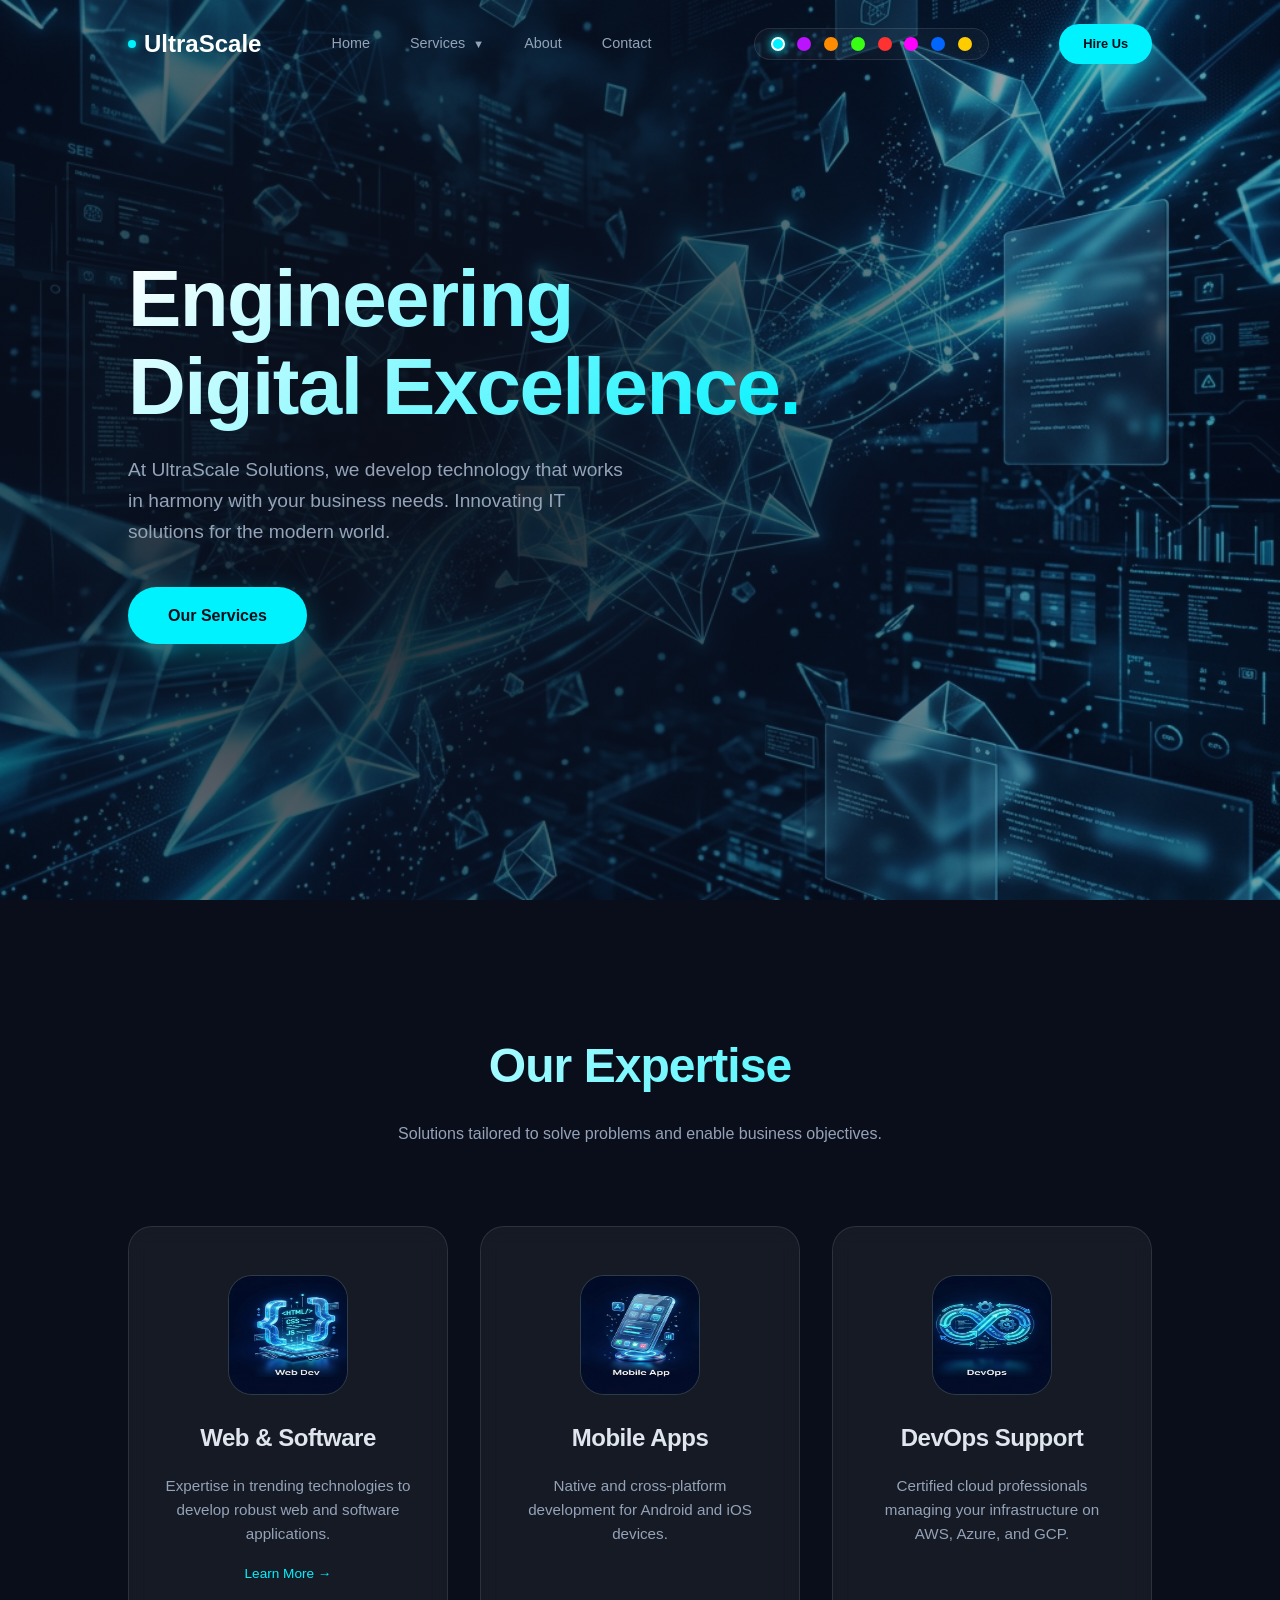
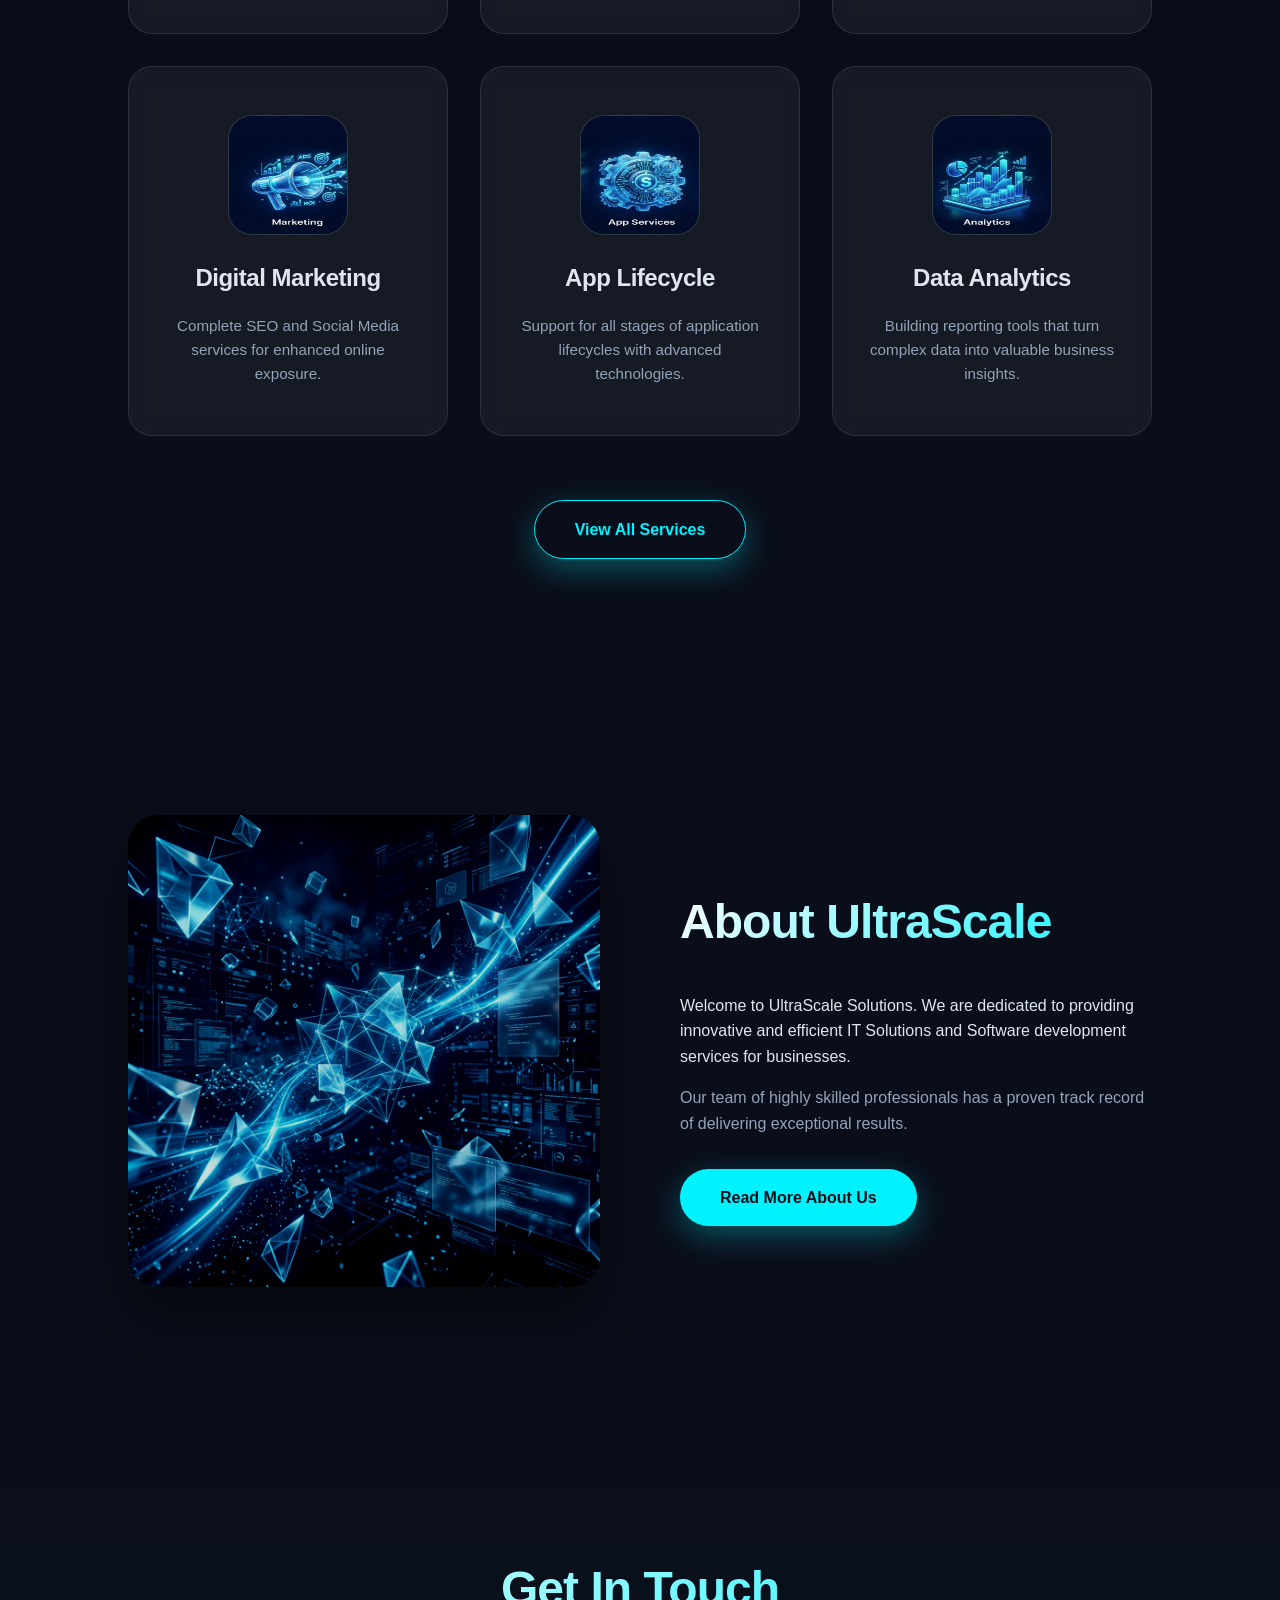
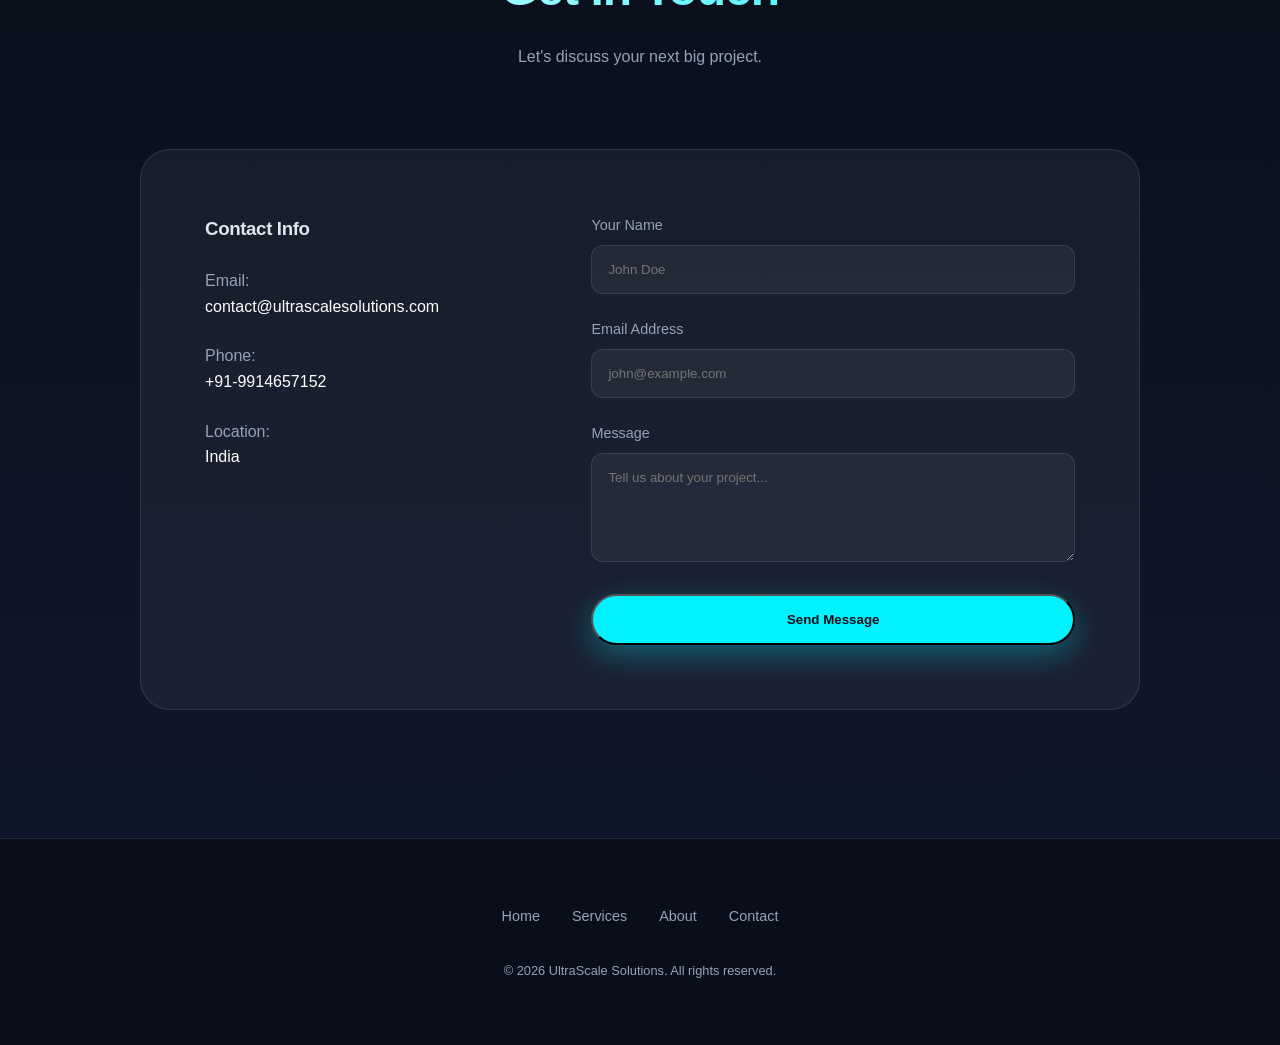
<file: index.html>
<!DOCTYPE html>
<html lang="en">
<head>
    <meta charset="UTF-8">
    <meta name="viewport" content="width=device-width, initial-scale=1.0">
    <title>UltraScale Solutions | Engineering the Future</title>
    <meta name="description" content="UltraScale Solutions provides high-end IT and software development services, including web, mobile, DevOps, and data analytics.">
    <!-- Main CSS -->
    <link rel="stylesheet" href="css/main.css">
</head>
<body>

    <!-- Navigation -->
    <nav>
        <a href="#" class="logo">
            <span class="logo-dot"></span>
            UltraScale
        </a>
        <ul class="nav-links">
            <li><a href="index.html">Home</a></li>
            <li class="dropdown">
                <a href="services.html">Services <span style="font-size: 0.7rem; margin-left: 4px;">▼</span></a>
                <ul class="dropdown-menu">
                    <li><a href="services/web-software.html">Web & Software</a></li>
                    <li><a href="services.html#mobile">Mobile Apps</a></li>
                    <li><a href="services.html#devops">DevOps Support</a></li>
                    <li><a href="services.html#marketing">Digital Marketing</a></li>
                    <li><a href="services.html#analytics">Data Analytics</a></li>
                </ul>
            </li>
            <li><a href="about.html">About</a></li>
            <li><a href="contact.html">Contact</a></li>
        </ul>
        <div class="theme-switcher">
            <div class="theme-dot dot-cyan active" data-theme="cyan"></div>
            <div class="theme-dot dot-purple" data-theme="purple"></div>
            <div class="theme-dot dot-orange" data-theme="orange"></div>
            <div class="theme-dot dot-green" data-theme="green"></div>
            <div class="theme-dot dot-red" data-theme="red"></div>
            <div class="theme-dot dot-pink" data-theme="pink"></div>
            <div class="theme-dot dot-blue" data-theme="blue"></div>
            <div class="theme-dot dot-gold" data-theme="gold"></div>
        </div>
        <a href="contact.html" class="btn btn-primary" style="padding: 0.6rem 1.5rem; font-size: 0.8rem;">Hire Us</a>
    </nav>

    <!-- Hero Section -->
    <section class="hero" id="home">
        <div class="hero-overlay"></div>
        <div class="hero-bg"></div>
        <div class="hero-content">
            <h1 class="gradient-text">Engineering <br>Digital Excellence.</h1>
            <p>At UltraScale Solutions, we develop technology that works in harmony with your business needs. Innovating IT solutions for the modern world.</p>
            <div class="hero-btns">
                <a href="services.html" class="btn btn-primary">Our Services</a>
            </div>
        </div>
    </section>

    <!-- Services Section -->
    <section class="services" id="services">
        <div class="section-header">
            <h2 class="gradient-text">Our Expertise</h2>
            <p style="color: var(--text-dim);">Solutions tailored to solve problems and enable business objectives.</p>
        </div>
        <div class="services-grid">
            <!-- Web & Software Development -->
            <div class="service-card icon-web">
                <div class="service-icon">
                    <div class="sprite"></div>
                </div>
                <h3>Web & Software</h3>
                <p>Expertise in trending technologies to develop robust web and software applications.</p>
                <a href="services/web-software.html" style="color: var(--accent-blue); text-decoration: none; font-size: 0.85rem; margin-top: 1rem; display: inline-block;">Learn More →</a>
            </div>

            <!-- Mobile App Development -->
            <div class="service-card icon-mobile">
                <div class="service-icon">
                    <div class="sprite"></div>
                </div>
                <h3>Mobile Apps</h3>
                <p>Native and cross-platform development for Android and iOS devices.</p>
            </div>

            <!-- DevOps Support -->
            <div class="service-card icon-devops">
                <div class="service-icon">
                    <div class="sprite"></div>
                </div>
                <h3>DevOps Support</h3>
                <p>Certified cloud professionals managing your infrastructure on AWS, Azure, and GCP.</p>
            </div>

            <!-- Digital Marketing -->
            <div class="service-card icon-marketing">
                <div class="service-icon">
                    <div class="sprite"></div>
                </div>
                <h3>Digital Marketing</h3>
                <p>Complete SEO and Social Media services for enhanced online exposure.</p>
            </div>

            <!-- Application Services -->
            <div class="service-card icon-app">
                <div class="service-icon">
                    <div class="sprite"></div>
                </div>
                <h3>App Lifecycle</h3>
                <p>Support for all stages of application lifecycles with advanced technologies.</p>
            </div>

            <!-- Data Analytics -->
            <div class="service-card icon-analytics">
                <div class="service-icon">
                    <div class="sprite"></div>
                </div>
                <h3>Data Analytics</h3>
                <p>Building reporting tools that turn complex data into valuable business insights.</p>
            </div>
        </div>
        <div style="text-align: center; margin-top: 4rem;">
            <a href="services.html" class="btn btn-primary" style="background: transparent; border: 1px solid var(--accent-blue); color: var(--accent-blue);">View All Services</a>
        </div>
    </section>

    <!-- About Section -->
    <section class="about" id="about">
        <div class="about-image">
            <img src="assets/images/hero_bg.png" alt="About UltraScale" style="filter: brightness(0.8) contrast(1.2);">
        </div>
        <div class="about-content">
            <h2 class="gradient-text">About UltraScale</h2>
            <p>Welcome to UltraScale Solutions. We are dedicated to providing innovative and efficient IT Solutions and Software development services for businesses.</p>
            <p style="margin-top: 1rem; color: var(--text-dim);">Our team of highly skilled professionals has a proven track record of delivering exceptional results.</p>
            <a href="about.html" class="btn btn-primary" style="margin-top: 2rem;">Read More About Us</a>
        </div>
    </section>

    <!-- Contact Section -->
    <section class="contact" id="contact">
        <div class="section-header">
            <h2 class="gradient-text">Get In Touch</h2>
            <p style="color: var(--text-dim);">Let's discuss your next big project.</p>
        </div>
        <div class="contact-container">
            <div class="contact-info">
                <h3>Contact Info</h3>
                <p style="margin-top: 1.5rem; color: var(--text-dim);">Email: <br><span style="color: #fff;">contact@ultrascalesolutions.com</span></p>
                <p style="margin-top: 1.5rem; color: var(--text-dim);">Phone: <br><span style="color: #fff;">+91-9914657152</span></p>
                <p style="margin-top: 1.5rem; color: var(--text-dim);">Location: <br><span style="color: #fff;">India</span></p>
            </div>
            <div class="contact-form">
                <form id="contactForm">
                    <div class="form-group">
                        <label>Your Name</label>
                        <input type="text" placeholder="John Doe" required>
                    </div>
                    <div class="form-group">
                        <label>Email Address</label>
                        <input type="email" placeholder="john@example.com" required>
                    </div>
                    <div class="form-group">
                        <label>Message</label>
                        <textarea rows="5" placeholder="Tell us about your project..." required></textarea>
                    </div>
                    <button type="submit" class="btn btn-primary" style="width: 100%;">Send Message</button>
                </form>
            </div>
        </div>
    </section>

    <!-- Footer -->
    <footer>
        <ul class="footer-links">
            <li><a href="index.html">Home</a></li>
            <li><a href="services.html">Services</a></li>
            <li><a href="about.html">About</a></li>
            <li><a href="contact.html">Contact</a></li>
        </ul>
        <p class="copyright">&copy; 2026 UltraScale Solutions. All rights reserved.</p>
    </footer>

    <!-- Scripts -->
    <script src="js/jquery.min.js"></script>
    <script src="js/main.js"></script>
</body>
</html>
</file>
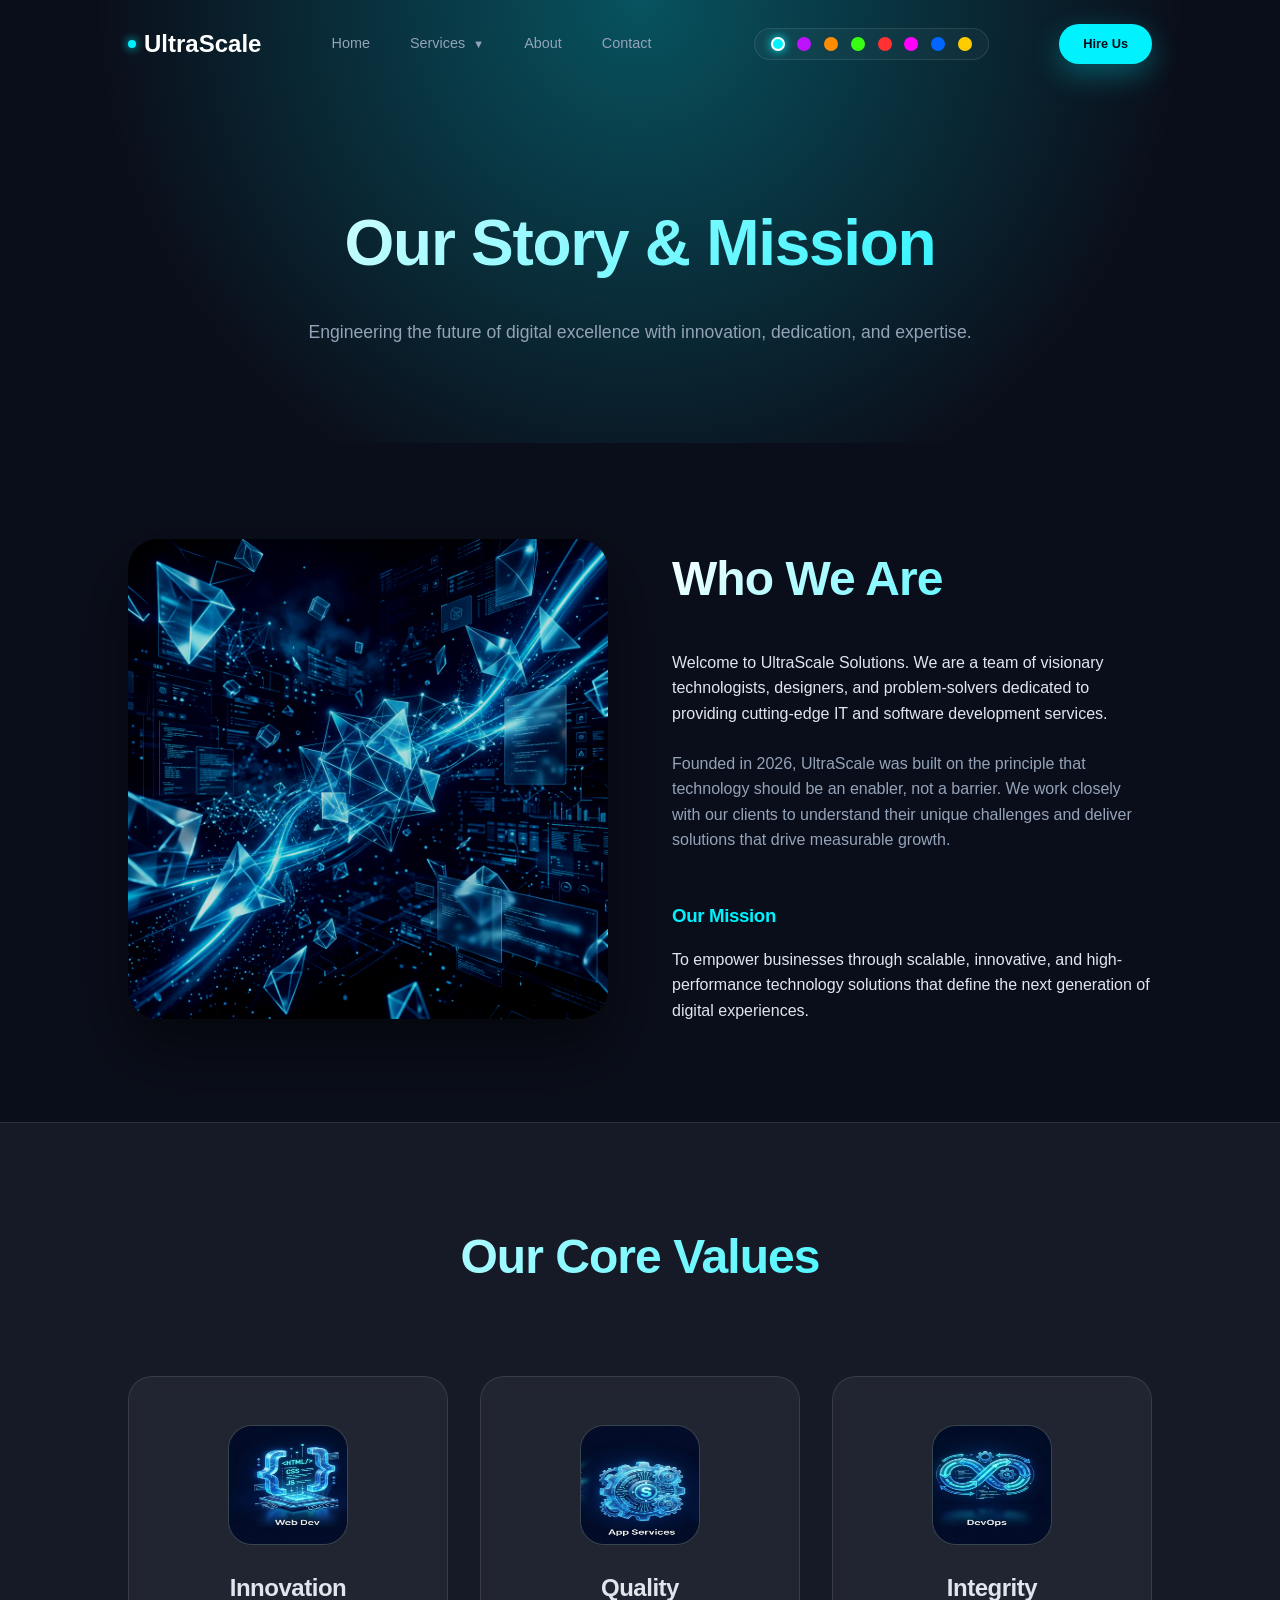
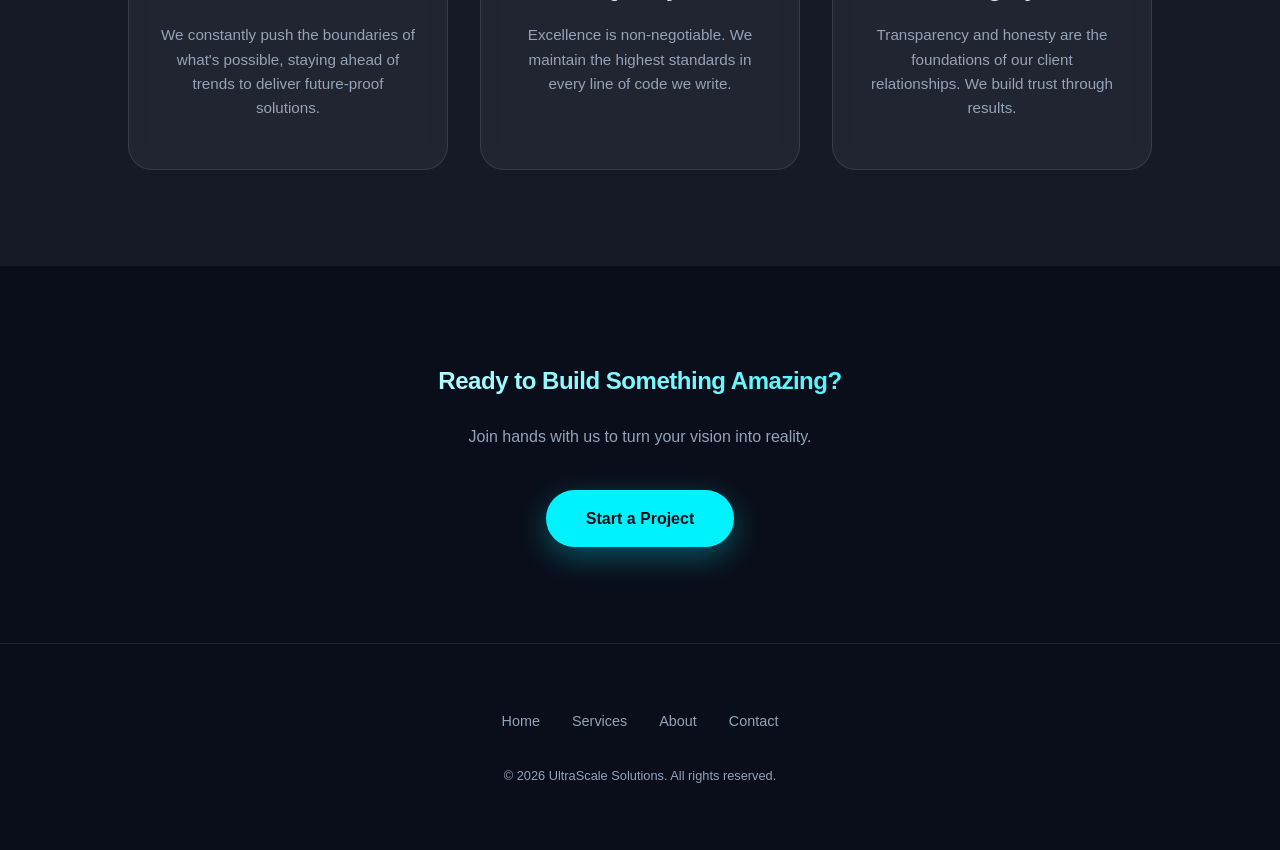
<file: about.html>
<!DOCTYPE html>
<html lang="en">
<head>
    <meta charset="UTF-8">
    <meta name="viewport" content="width=device-width, initial-scale=1.0">
    <title>About Us | UltraScale Solutions</title>
    <meta name="description" content="Learn more about UltraScale Solutions, our mission, and our expert team dedicated to engineering digital excellence.">
    <!-- Main CSS -->
    <link rel="stylesheet" href="css/main.css">
</head>
<body>

    <!-- Navigation -->
    <nav>
        <a href="index.html" class="logo">
            <span class="logo-dot"></span>
            UltraScale
        </a>
        <ul class="nav-links">
            <li><a href="index.html">Home</a></li>
            <li class="dropdown">
                <a href="services.html">Services <span style="font-size: 0.7rem; margin-left: 4px;">▼</span></a>
                <ul class="dropdown-menu">
                    <li><a href="services/web-software.html">Web & Software</a></li>
                    <li><a href="services.html#mobile">Mobile Apps</a></li>
                    <li><a href="services.html#devops">DevOps Support</a></li>
                    <li><a href="services.html#marketing">Digital Marketing</a></li>
                    <li><a href="services.html#analytics">Data Analytics</a></li>
                </ul>
            </li>
            <li class="active"><a href="about.html">About</a></li>
            <li><a href="contact.html">Contact</a></li>
        </ul>
        <div class="theme-switcher">
            <div class="theme-dot dot-cyan active" data-theme="cyan"></div>
            <div class="theme-dot dot-purple" data-theme="purple"></div>
            <div class="theme-dot dot-orange" data-theme="orange"></div>
            <div class="theme-dot dot-green" data-theme="green"></div>
            <div class="theme-dot dot-red" data-theme="red"></div>
            <div class="theme-dot dot-pink" data-theme="pink"></div>
            <div class="theme-dot dot-blue" data-theme="blue"></div>
            <div class="theme-dot dot-gold" data-theme="gold"></div>
        </div>
        <a href="contact.html" class="btn btn-primary" style="padding: 0.6rem 1.5rem; font-size: 0.8rem;">Hire Us</a>
    </nav>

    <!-- Sub Hero Section -->
    <section class="sub-hero">
        <h1 class="gradient-text">Our Story & Mission</h1>
        <p>Engineering the future of digital excellence with innovation, dedication, and expertise.</p>
    </section>

    <!-- About Content -->
    <section class="page-section">
        <div class="about" style="padding: 0; gap: 4rem;">
            <div class="about-image">
                <img src="assets/images/hero_bg.png" alt="About UltraScale" style="filter: brightness(0.8) contrast(1.2);">
            </div>
            <div class="about-content">
                <h2 class="gradient-text">Who We Are</h2>
                <p>Welcome to UltraScale Solutions. We are a team of visionary technologists, designers, and problem-solvers dedicated to providing cutting-edge IT and software development services.</p>
                <p style="margin-top: 1.5rem; color: var(--text-dim);">Founded in 2026, UltraScale was built on the principle that technology should be an enabler, not a barrier. We work closely with our clients to understand their unique challenges and deliver solutions that drive measurable growth.</p>
                
                <h3 style="margin-top: 3rem; margin-bottom: 1rem; color: var(--accent-blue);">Our Mission</h3>
                <p>To empower businesses through scalable, innovative, and high-performance technology solutions that define the next generation of digital experiences.</p>
            </div>
        </div>
    </section>

    <!-- Team / Values Section -->
    <section class="page-section" style="background: var(--bg-card); border-top: 1px solid var(--glass-border);">
        <div class="section-header">
            <h2 class="gradient-text">Our Core Values</h2>
        </div>
        <div class="services-grid">
            <div class="service-card icon-web">
                <div class="service-icon">
                    <div class="sprite"></div>
                </div>
                <h3>Innovation</h3>
                <p>We constantly push the boundaries of what's possible, staying ahead of trends to deliver future-proof solutions.</p>
            </div>
            <div class="service-card icon-app">
                <div class="service-icon">
                    <div class="sprite"></div>
                </div>
                <h3>Quality</h3>
                <p>Excellence is non-negotiable. We maintain the highest standards in every line of code we write.</p>
            </div>
            <div class="service-card icon-devops">
                <div class="service-icon">
                    <div class="sprite"></div>
                </div>
                <h3>Integrity</h3>
                <p>Transparency and honesty are the foundations of our client relationships. We build trust through results.</p>
            </div>
        </div>
    </section>

    <!-- CTA Section -->
    <section class="page-section" style="text-align: center;">
        <h2 class="gradient-text">Ready to Build Something Amazing?</h2>
        <p style="margin: 1.5rem 0 2.5rem; color: var(--text-dim);">Join hands with us to turn your vision into reality.</p>
        <a href="contact.html" class="btn btn-primary">Start a Project</a>
    </section>

    <!-- Footer -->
    <footer>
        <ul class="footer-links">
            <li><a href="index.html">Home</a></li>
            <li><a href="services.html">Services</a></li>
            <li><a href="about.html">About</a></li>
            <li><a href="contact.html">Contact</a></li>
        </ul>
        <p class="copyright">&copy; 2026 UltraScale Solutions. All rights reserved.</p>
    </footer>

    <!-- Scripts -->
    <script src="js/jquery.min.js"></script>
    <script src="js/main.js"></script>
</body>
</html>
</file>
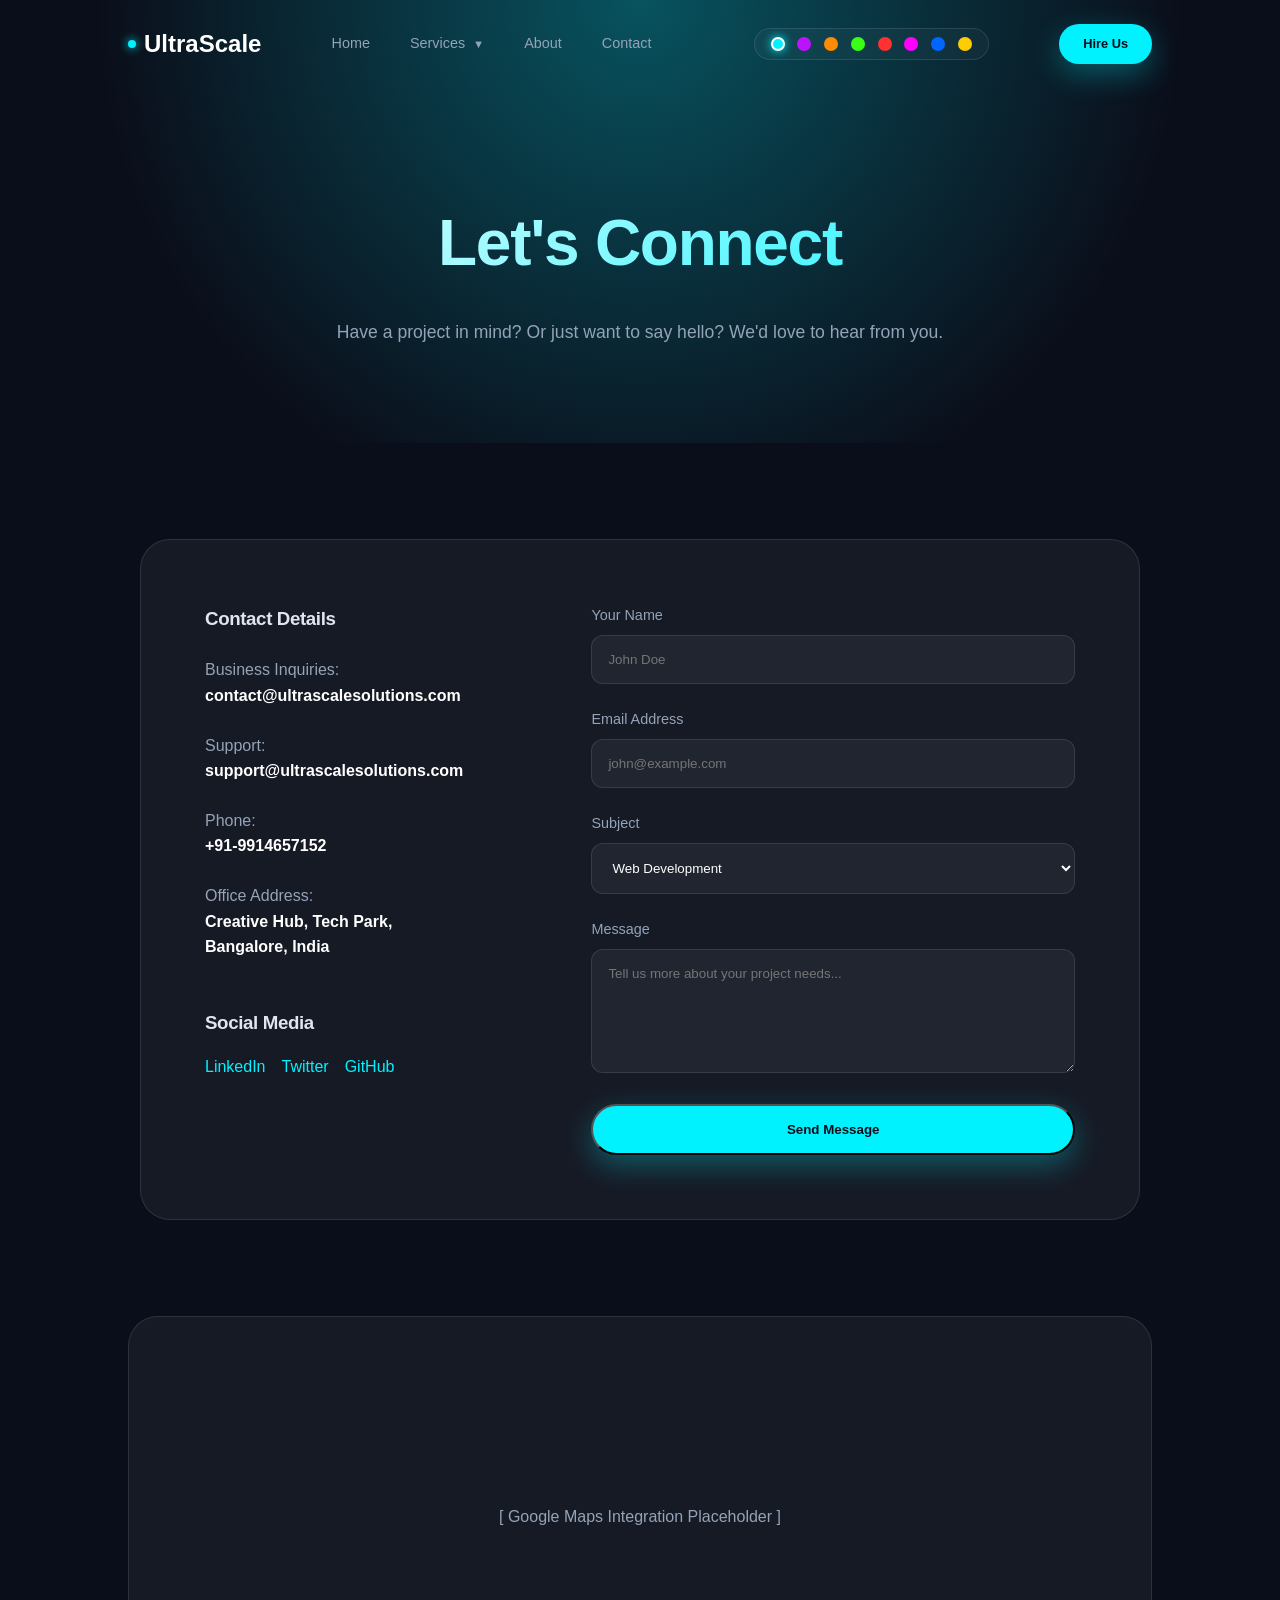
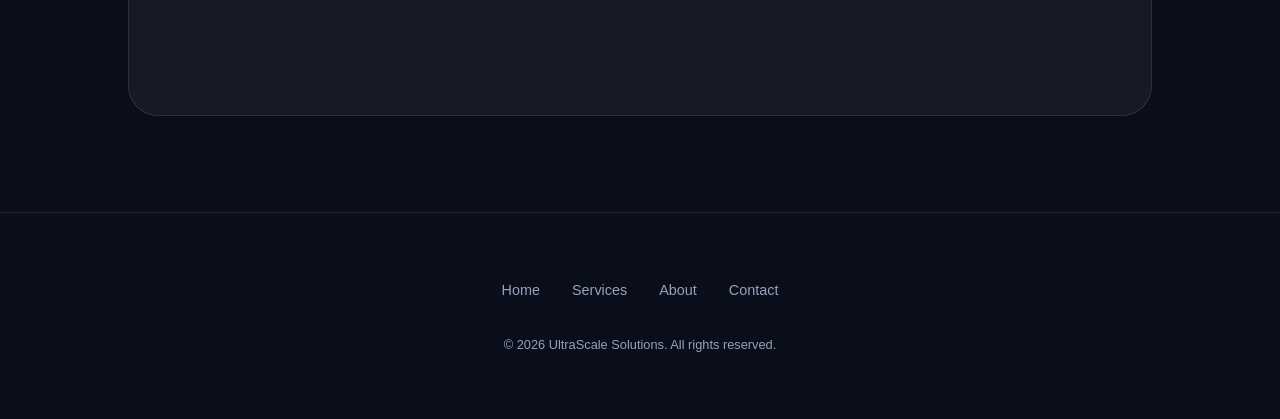
<file: contact.html>
<!DOCTYPE html>
<html lang="en">
<head>
    <meta charset="UTF-8">
    <meta name="viewport" content="width=device-width, initial-scale=1.0">
    <title>Contact Us | UltraScale Solutions</title>
    <meta name="description" content="Get in touch with UltraScale Solutions. We're here to help you with your next software development project.">
    <!-- Main CSS -->
    <link rel="stylesheet" href="css/main.css">
</head>
<body>

    <!-- Navigation -->
    <nav>
        <a href="index.html" class="logo">
            <span class="logo-dot"></span>
            UltraScale
        </a>
        <ul class="nav-links">
            <li><a href="index.html">Home</a></li>
            <li class="dropdown">
                <a href="services.html">Services <span style="font-size: 0.7rem; margin-left: 4px;">▼</span></a>
                <ul class="dropdown-menu">
                    <li><a href="services/web-software.html">Web & Software</a></li>
                    <li><a href="services.html#mobile">Mobile Apps</a></li>
                    <li><a href="services.html#devops">DevOps Support</a></li>
                    <li><a href="services.html#marketing">Digital Marketing</a></li>
                    <li><a href="services.html#analytics">Data Analytics</a></li>
                </ul>
            </li>
            <li><a href="about.html">About</a></li>
            <li class="active"><a href="contact.html">Contact</a></li>
        </ul>
        <div class="theme-switcher">
            <div class="theme-dot dot-cyan active" data-theme="cyan"></div>
            <div class="theme-dot dot-purple" data-theme="purple"></div>
            <div class="theme-dot dot-orange" data-theme="orange"></div>
            <div class="theme-dot dot-green" data-theme="green"></div>
            <div class="theme-dot dot-red" data-theme="red"></div>
            <div class="theme-dot dot-pink" data-theme="pink"></div>
            <div class="theme-dot dot-blue" data-theme="blue"></div>
            <div class="theme-dot dot-gold" data-theme="gold"></div>
        </div>
        <a href="contact.html" class="btn btn-primary" style="padding: 0.6rem 1.5rem; font-size: 0.8rem;">Hire Us</a>
    </nav>

    <!-- Sub Hero Section -->
    <section class="sub-hero">
        <h1 class="gradient-text">Let's Connect</h1>
        <p>Have a project in mind? Or just want to say hello? We'd love to hear from you.</p>
    </section>

    <!-- Contact Content -->
    <section class="page-section">
        <div class="contact-container" style="margin: 0 auto;">
            <div class="contact-info">
                <h3>Contact Details</h3>
                <p style="margin-top: 1.5rem; color: var(--text-dim);">Business Inquiries: <br><span style="color: #fff; font-weight: 600;">contact@ultrascalesolutions.com</span></p>
                <p style="margin-top: 1.5rem; color: var(--text-dim);">Support: <br><span style="color: #fff; font-weight: 600;">support@ultrascalesolutions.com</span></p>
                <p style="margin-top: 1.5rem; color: var(--text-dim);">Phone: <br><span style="color: #fff; font-weight: 600;">+91-9914657152</span></p>
                <p style="margin-top: 1.5rem; color: var(--text-dim);">Office Address: <br><span style="color: #fff; font-weight: 600;">Creative Hub, Tech Park, <br>Bangalore, India</span></p>
                
                <div style="margin-top: 3rem;">
                    <h3>Social Media</h3>
                    <div style="display: flex; gap: 1rem; margin-top: 1rem;">
                        <a href="#" style="color: var(--accent-blue); text-decoration: none;">LinkedIn</a>
                        <a href="#" style="color: var(--accent-blue); text-decoration: none;">Twitter</a>
                        <a href="#" style="color: var(--accent-blue); text-decoration: none;">GitHub</a>
                    </div>
                </div>
            </div>
            <div class="contact-form">
                <form id="contactPageForm">
                    <div class="form-group">
                        <label>Your Name</label>
                        <input type="text" placeholder="John Doe" required>
                    </div>
                    <div class="form-group">
                        <label>Email Address</label>
                        <input type="email" placeholder="john@example.com" required>
                    </div>
                    <div class="form-group">
                        <label>Subject</label>
                        <select style="width: 100%; padding: 1rem; background: rgba(255,255,255,0.05); border: 1px solid var(--glass-border); border-radius: 12px; color: #fff; outline: none;">
                            <option value="web">Web Development</option>
                            <option value="mobile">Mobile App</option>
                            <option value="devops">DevOps & Cloud</option>
                            <option value="marketing">Digital Marketing</option>
                            <option value="other">Other</option>
                        </select>
                    </div>
                    <div class="form-group">
                        <label>Message</label>
                        <textarea rows="6" placeholder="Tell us more about your project needs..." required></textarea>
                    </div>
                    <button type="submit" class="btn btn-primary" style="width: 100%;">Send Message</button>
                </form>
            </div>
        </div>
    </section>

    <!-- Map Section Placeholder -->
    <section class="page-section" style="padding-top: 0;">
        <div style="width: 100%; height: 400px; background: var(--bg-card); border: 1px solid var(--glass-border); border-radius: 30px; display: flex; align-items: center; justify-content: center; color: var(--text-dim);">
            [ Google Maps Integration Placeholder ]
        </div>
    </section>

    <!-- Footer -->
    <footer>
        <ul class="footer-links">
            <li><a href="index.html">Home</a></li>
            <li><a href="services.html">Services</a></li>
            <li><a href="about.html">About</a></li>
            <li><a href="contact.html">Contact</a></li>
        </ul>
        <p class="copyright">&copy; 2026 UltraScale Solutions. All rights reserved.</p>
    </footer>

    <!-- Scripts -->
    <script src="js/jquery.min.js"></script>
    <script src="js/main.js"></script>
</body>
</html>
</file>
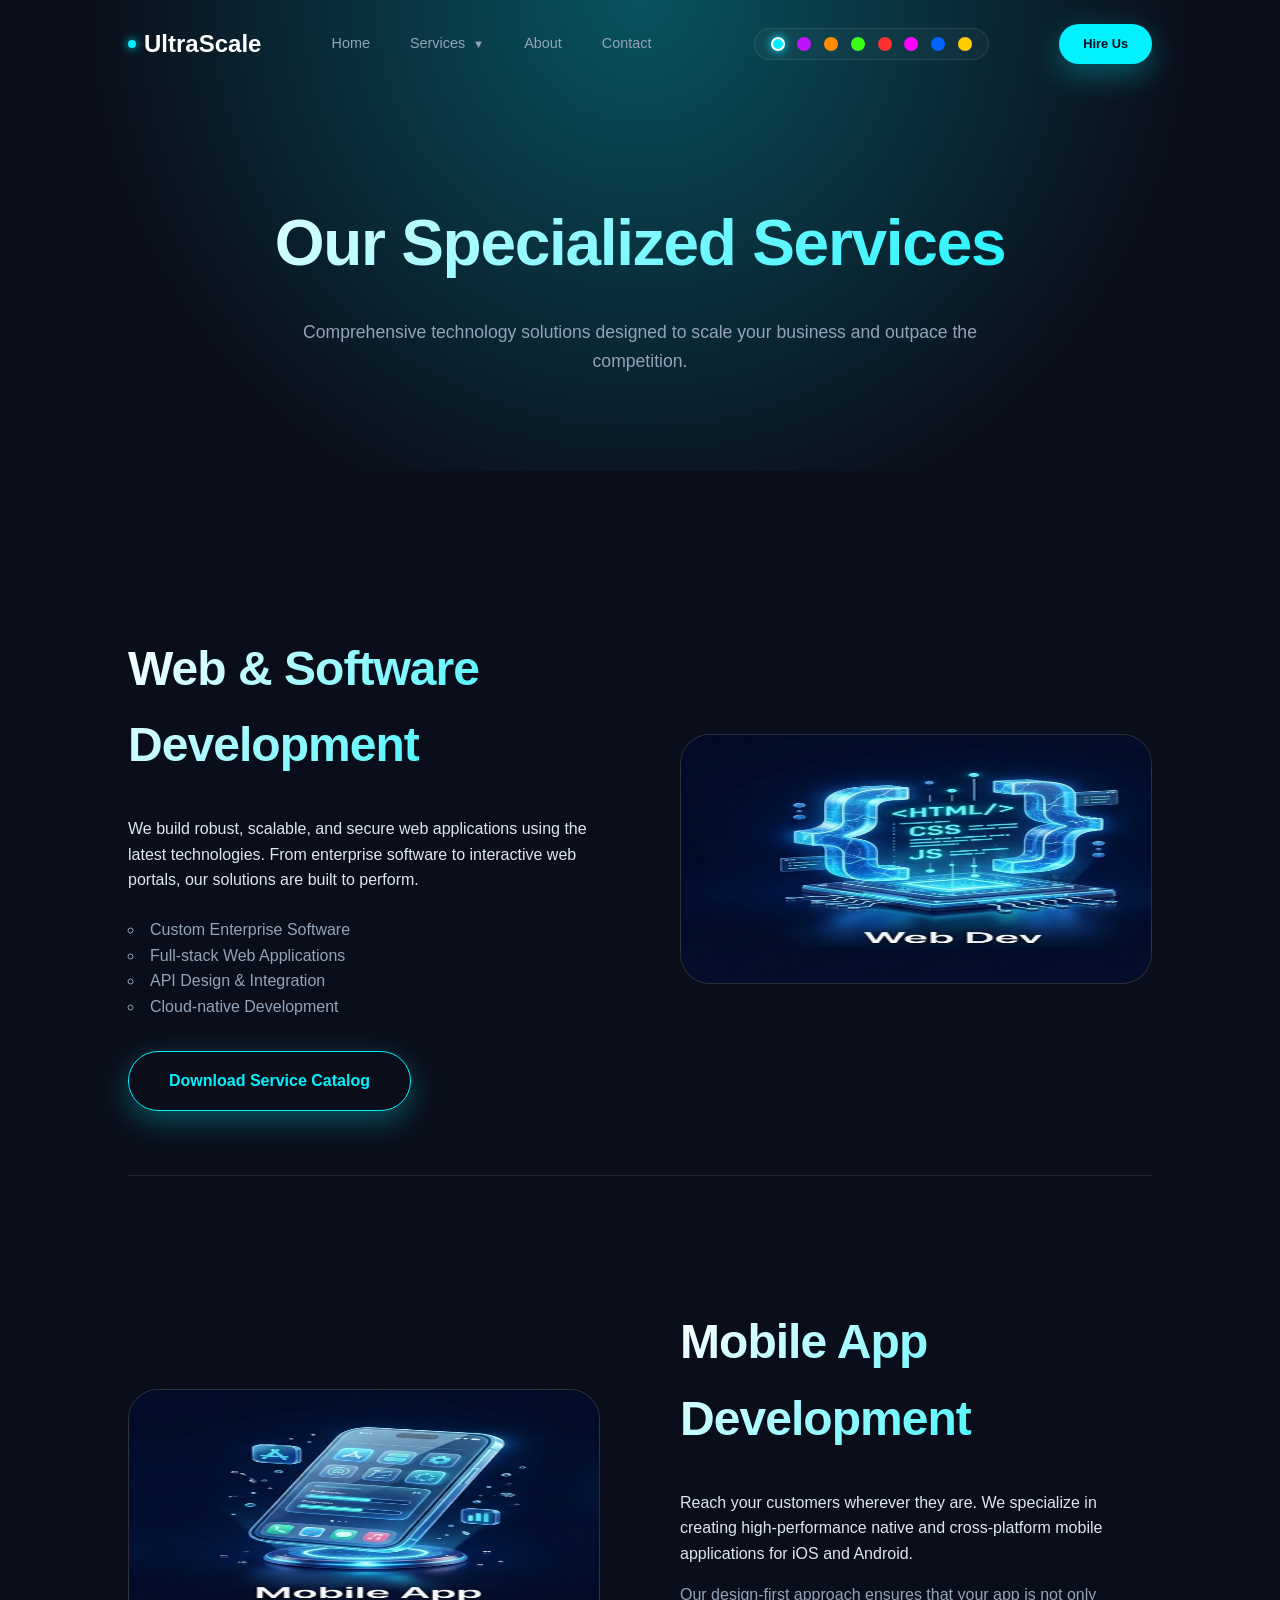
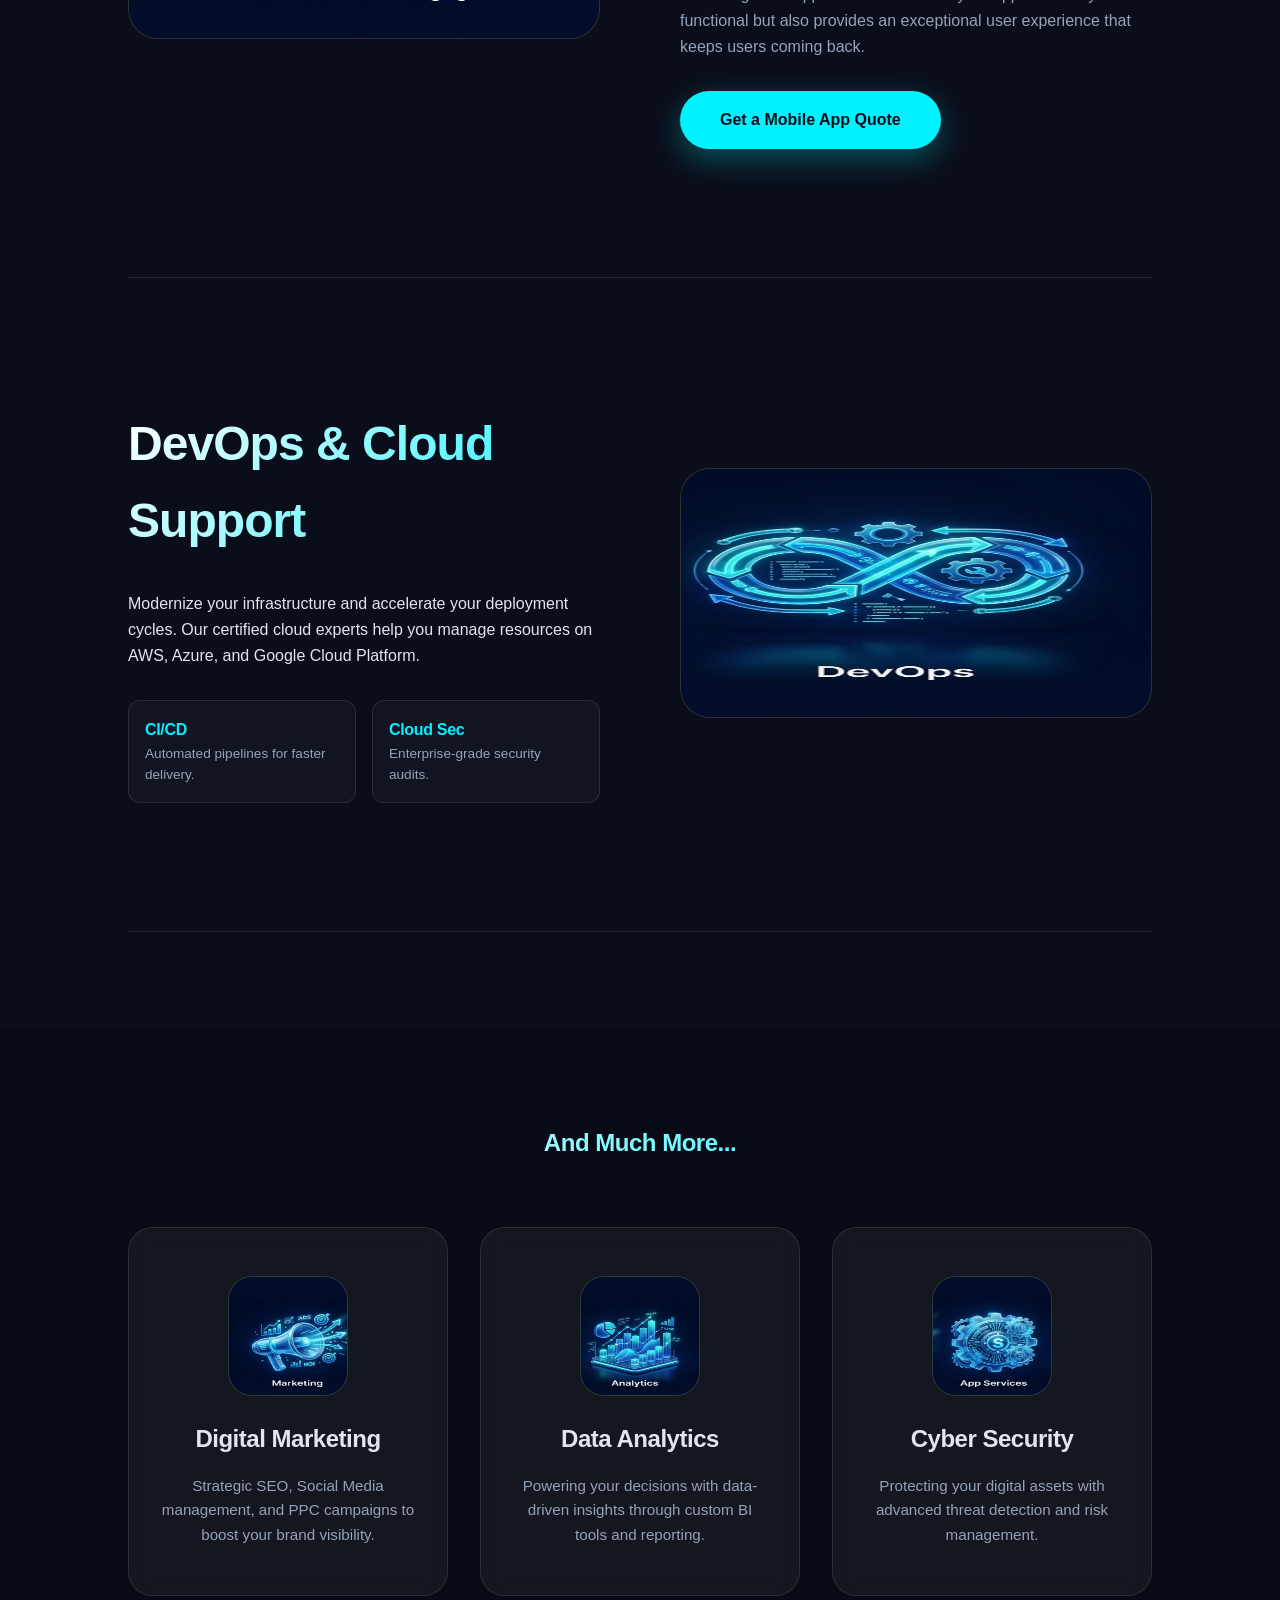
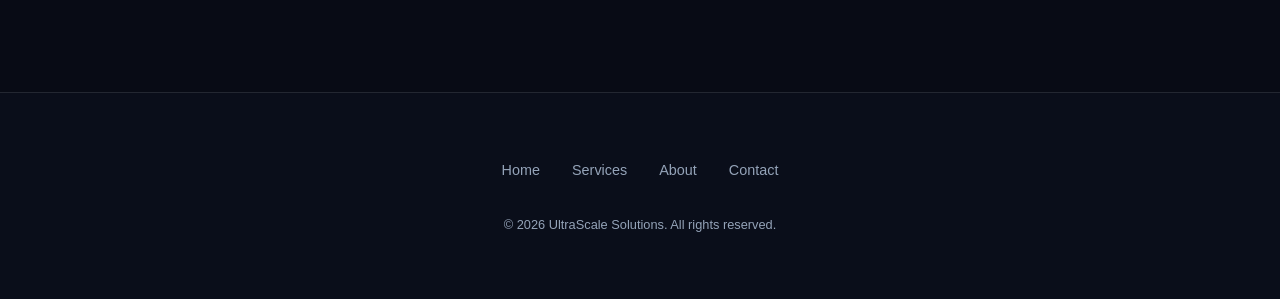
<file: services.html>
<!DOCTYPE html>
<html lang="en">
<head>
    <meta charset="UTF-8">
    <meta name="viewport" content="width=device-width, initial-scale=1.0">
    <title>Our Services | UltraScale Solutions</title>
    <meta name="description" content="Explore the comprehensive IT and software development services offered by UltraScale Solutions, from web and mobile development to Data Analytics.">
    <!-- Main CSS -->
    <link rel="stylesheet" href="css/main.css">
</head>
<body>

    <!-- Navigation -->
    <nav>
        <a href="index.html" class="logo">
            <span class="logo-dot"></span>
            UltraScale
        </a>
        <ul class="nav-links">
            <li><a href="index.html">Home</a></li>
            <li class="dropdown active">
                <a href="services.html">Services <span style="font-size: 0.7rem; margin-left: 4px;">▼</span></a>
                <ul class="dropdown-menu">
                    <li><a href="services/web-software.html">Web & Software</a></li>
                    <li><a href="services.html#mobile">Mobile Apps</a></li>
                    <li><a href="services.html#devops">DevOps Support</a></li>
                    <li><a href="services.html#marketing">Digital Marketing</a></li>
                    <li><a href="services.html#analytics">Data Analytics</a></li>
                </ul>
            </li>
            <li><a href="about.html">About</a></li>
            <li><a href="contact.html">Contact</a></li>
        </ul>
        <div class="theme-switcher">
            <div class="theme-dot dot-cyan active" data-theme="cyan"></div>
            <div class="theme-dot dot-purple" data-theme="purple"></div>
            <div class="theme-dot dot-orange" data-theme="orange"></div>
            <div class="theme-dot dot-green" data-theme="green"></div>
            <div class="theme-dot dot-red" data-theme="red"></div>
            <div class="theme-dot dot-pink" data-theme="pink"></div>
            <div class="theme-dot dot-blue" data-theme="blue"></div>
            <div class="theme-dot dot-gold" data-theme="gold"></div>
        </div>
        <a href="contact.html" class="btn btn-primary" style="padding: 0.6rem 1.5rem; font-size: 0.8rem;">Hire Us</a>
    </nav>

    <!-- Sub Hero Section -->
    <section class="sub-hero">
        <h1 class="gradient-text">Our Specialized Services</h1>
        <p>Comprehensive technology solutions designed to scale your business and outpace the competition.</p>
    </section>

    <!-- Detailed Services List -->
    <section class="page-section">
        
        <!-- Web & Software -->
        <div class="about icon-web" id="web" style="padding: 4rem 0; border-bottom: 1px solid var(--glass-border);">
            <div class="about-content">
                <h2 class="gradient-text">Web & Software Development</h2>
                <p>We build robust, scalable, and secure web applications using the latest technologies. From enterprise software to interactive web portals, our solutions are built to perform.</p>
                <ul style="margin-top: 1.5rem; color: var(--text-dim); list-style: inside circle;">
                    <li>Custom Enterprise Software</li>
                    <li>Full-stack Web Applications</li>
                    <li>API Design & Integration</li>
                    <li>Cloud-native Development</li>
                </ul>
                <a href="services/web-software.html" class="btn btn-primary" style="margin-top: 2rem; background: transparent; border: 1px solid var(--accent-blue); color: var(--accent-blue);">Download Service Catalog</a>
            </div>
            <div class="about-image">
                <div class="service-icon" style="width: 100%; height: 250px; background: var(--bg-card); border-radius: 30px;">
                    <div class="sprite"></div>
                </div>
            </div>
        </div>

        <!-- Mobile Apps -->
        <div class="about icon-mobile" id="mobile" style="padding: 8rem 0; border-bottom: 1px solid var(--glass-border); flex-direction: row-reverse;">
            <div class="about-content">
                <h2 class="gradient-text">Mobile App Development</h2>
                <p>Reach your customers wherever they are. We specialize in creating high-performance native and cross-platform mobile applications for iOS and Android.</p>
                <p style="margin-top: 1rem; color: var(--text-dim);">Our design-first approach ensures that your app is not only functional but also provides an exceptional user experience that keeps users coming back.</p>
                <a href="contact.html" class="btn btn-primary" style="margin-top: 2rem;">Get a Mobile App Quote</a>
            </div>
            <div class="about-image">
                <div class="service-icon" style="width: 100%; height: 250px; background: var(--bg-card); border-radius: 30px;">
                    <div class="sprite"></div>
                </div>
            </div>
        </div>

        <!-- DevOps & Cloud -->
        <div class="about icon-devops" id="devops" style="padding: 8rem 0; border-bottom: 1px solid var(--glass-border);">
            <div class="about-content">
                <h2 class="gradient-text">DevOps & Cloud Support</h2>
                <p>Modernize your infrastructure and accelerate your deployment cycles. Our certified cloud experts help you manage resources on AWS, Azure, and Google Cloud Platform.</p>
                <div style="display: grid; grid-template-columns: 1fr 1fr; gap: 1rem; margin-top: 2rem;">
                    <div style="background: rgba(255,255,255,0.03); padding: 1rem; border-radius: 12px; border: 1px solid var(--glass-border);">
                        <h4 style="color: var(--accent-blue);">CI/CD</h4>
                        <p style="font-size: 0.85rem; color: var(--text-dim);">Automated pipelines for faster delivery.</p>
                    </div>
                    <div style="background: rgba(255,255,255,0.03); padding: 1rem; border-radius: 12px; border: 1px solid var(--glass-border);">
                        <h4 style="color: var(--accent-blue);">Cloud Sec</h4>
                        <p style="font-size: 0.85rem; color: var(--text-dim);">Enterprise-grade security audits.</p>
                    </div>
                </div>
            </div>
            <div class="about-image">
                <div class="service-icon" style="width: 100%; height: 250px; background: var(--bg-card); border-radius: 30px;">
                    <div class="sprite"></div>
                </div>
            </div>
        </div>

    </section>

    <!-- Placeholder for other services -->
    <section class="page-section" style="text-align: center; background: rgba(0,0,0,0.2);">
        <h2 class="gradient-text">And Much More...</h2>
        <div class="services-grid" style="margin-top: 4rem;">
            <div class="service-card icon-marketing" id="marketing">
                <div class="service-icon">
                    <div class="sprite"></div>
                </div>
                <h3>Digital Marketing</h3>
                <p>Strategic SEO, Social Media management, and PPC campaigns to boost your brand visibility.</p>
            </div>
            <div class="service-card icon-analytics" id="analytics">
                <div class="service-icon">
                    <div class="sprite"></div>
                </div>
                <h3>Data Analytics</h3>
                <p>Powering your decisions with data-driven insights through custom BI tools and reporting.</p>
            </div>
            <div class="service-card icon-app">
                <div class="service-icon">
                    <div class="sprite"></div>
                </div>
                <h3>Cyber Security</h3>
                <p>Protecting your digital assets with advanced threat detection and risk management.</p>
            </div>
        </div>
    </section>

    <!-- Footer -->
    <footer>
        <ul class="footer-links">
            <li><a href="index.html">Home</a></li>
            <li><a href="services.html">Services</a></li>
            <li><a href="about.html">About</a></li>
            <li><a href="contact.html">Contact</a></li>
        </ul>
        <p class="copyright">&copy; 2026 UltraScale Solutions. All rights reserved.</p>
    </footer>

    <!-- Scripts -->
    <script src="js/jquery.min.js"></script>
    <script src="js/main.js"></script>
</body>
</html>
</file>
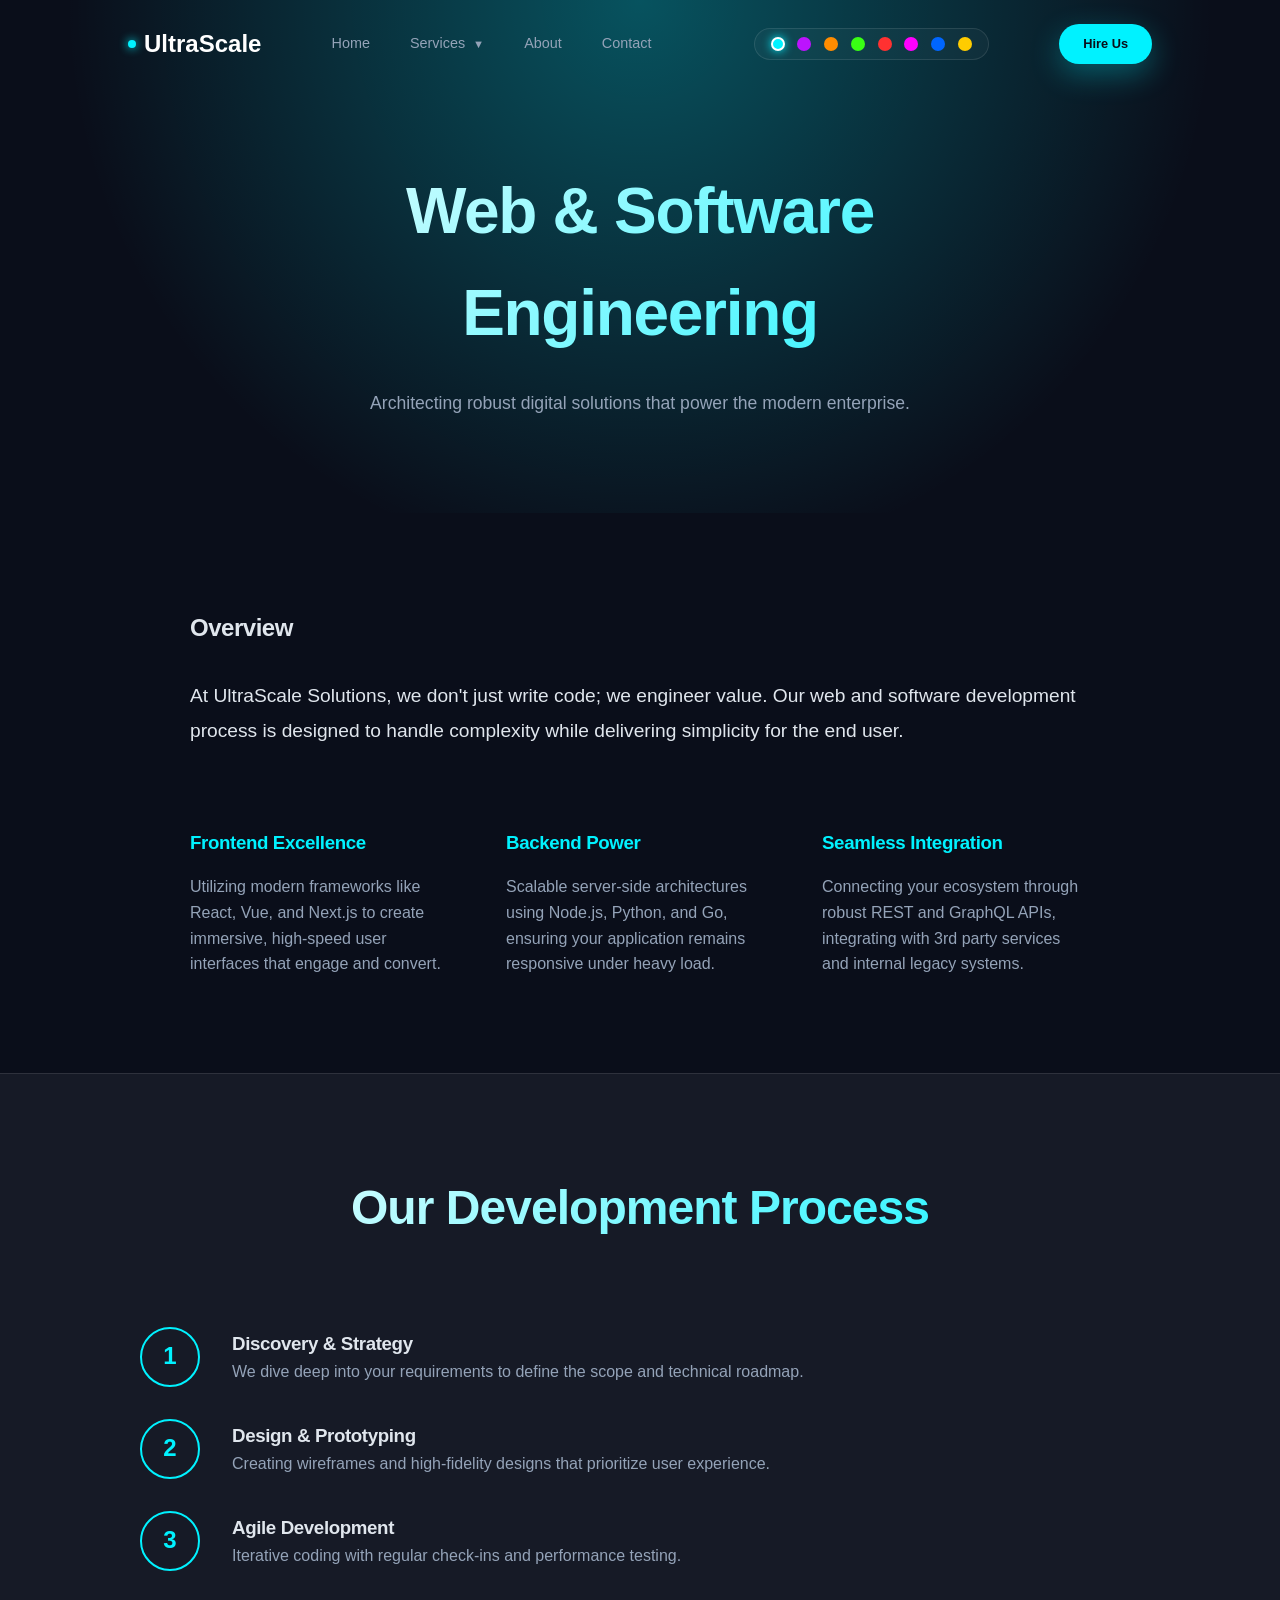
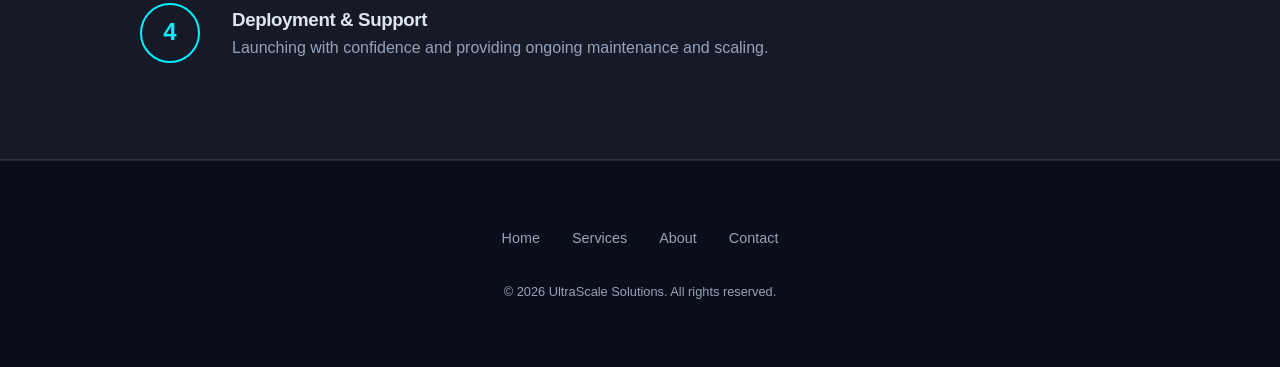
<file: services/web-software.html>
<!DOCTYPE html>
<html lang="en">
<head>
    <meta charset="UTF-8">
    <meta name="viewport" content="width=device-width, initial-scale=1.0">
    <title>Web & Software Development | UltraScale Solutions</title>
    <meta name="description" content="Custom web and software development services by UltraScale Solutions. We build scalable, high-performance applications tailored to your business.">
    <!-- Main CSS (adjust path for sub-folder) -->
    <link rel="stylesheet" href="../css/main.css">
    <style>
        /* Fix paths for sub-folder hero images */
        .hero-bg { background-image: url('../assets/images/hero_bg.png') !important; }
        .sub-hero { padding-top: 10rem; }
    </style>
</head>
<body>

    <!-- Navigation -->
    <nav>
        <a href="../index.html" class="logo">
            <span class="logo-dot"></span>
            UltraScale
        </a>
        <ul class="nav-links">
            <li><a href="../index.html">Home</a></li>
            <li class="dropdown active">
                <a href="../services.html">Services <span style="font-size: 0.7rem; margin-left: 4px;">▼</span></a>
                <ul class="dropdown-menu">
                    <li><a href="web-software.html">Web & Software</a></li>
                    <li><a href="../services.html#mobile">Mobile Apps</a></li>
                    <li><a href="../services.html#devops">DevOps Support</a></li>
                    <li><a href="../services.html#marketing">Digital Marketing</a></li>
                    <li><a href="../services.html#analytics">Data Analytics</a></li>
                </ul>
            </li>
            <li><a href="../about.html">About</a></li>
            <li><a href="../contact.html">Contact</a></li>
        </ul>
        <div class="theme-switcher">
            <div class="theme-dot dot-cyan active" data-theme="cyan"></div>
            <div class="theme-dot dot-purple" data-theme="purple"></div>
            <div class="theme-dot dot-orange" data-theme="orange"></div>
            <div class="theme-dot dot-green" data-theme="green"></div>
            <div class="theme-dot dot-red" data-theme="red"></div>
            <div class="theme-dot dot-pink" data-theme="pink"></div>
            <div class="theme-dot dot-blue" data-theme="blue"></div>
            <div class="theme-dot dot-gold" data-theme="gold"></div>
        </div>
        <a href="../contact.html" class="btn btn-primary" style="padding: 0.6rem 1.5rem; font-size: 0.8rem;">Hire Us</a>
    </nav>

    <!-- Sub Hero Section -->
    <section class="sub-hero">
        <h1 class="gradient-text">Web & Software <br>Engineering</h1>
        <p>Architecting robust digital solutions that power the modern enterprise.</p>
    </section>

    <!-- Deep Dive Content -->
    <section class="page-section">
        <div style="max-width: 900px; margin: 0 auto;">
            <h2 style="margin-bottom: 2rem;">Overview</h2>
            <p style="font-size: 1.2rem; line-height: 1.8; color: var(--text-main);">At UltraScale Solutions, we don't just write code; we engineer value. Our web and software development process is designed to handle complexity while delivering simplicity for the end user.</p>
            
            <div style="display: grid; grid-template-columns: repeat(auto-fit, minmax(250px, 1fr)); gap: 3rem; margin-top: 5rem;">
                <div>
                    <h3 style="color: var(--accent-blue); margin-bottom: 1rem;">Frontend Excellence</h3>
                    <p style="color: var(--text-dim);">Utilizing modern frameworks like React, Vue, and Next.js to create immersive, high-speed user interfaces that engage and convert.</p>
                </div>
                <div>
                    <h3 style="color: var(--accent-blue); margin-bottom: 1rem;">Backend Power</h3>
                    <p style="color: var(--text-dim);">Scalable server-side architectures using Node.js, Python, and Go, ensuring your application remains responsive under heavy load.</p>
                </div>
                <div>
                    <h3 style="color: var(--accent-blue); margin-bottom: 1rem;">Seamless Integration</h3>
                    <p style="color: var(--text-dim);">Connecting your ecosystem through robust REST and GraphQL APIs, integrating with 3rd party services and internal legacy systems.</p>
                </div>
            </div>
        </div>
    </section>

    <!-- Process Section -->
    <section class="page-section" style="background: var(--bg-card); border-top: 1px solid var(--glass-border); border-bottom: 1px solid var(--glass-border);">
        <div class="section-header">
            <h2 class="gradient-text">Our Development Process</h2>
        </div>
        <div style="max-width: 1000px; margin: 0 auto; display: flex; flex-direction: column; gap: 2rem;">
            <div style="display: flex; gap: 2rem; align-items: center;">
                <div style="min-width: 60px; height: 60px; border-radius: 50%; border: 2px solid var(--accent-blue); display: flex; align-items: center; justify-content: center; font-weight: 800; font-size: 1.5rem; color: var(--accent-blue);">1</div>
                <div>
                    <h3>Discovery & Strategy</h3>
                    <p style="color: var(--text-dim);">We dive deep into your requirements to define the scope and technical roadmap.</p>
                </div>
            </div>
            <div style="display: flex; gap: 2rem; align-items: center;">
                <div style="min-width: 60px; height: 60px; border-radius: 50%; border: 2px solid var(--accent-blue); display: flex; align-items: center; justify-content: center; font-weight: 800; font-size: 1.5rem; color: var(--accent-blue);">2</div>
                <div>
                    <h3>Design & Prototyping</h3>
                    <p style="color: var(--text-dim);">Creating wireframes and high-fidelity designs that prioritize user experience.</p>
                </div>
            </div>
            <div style="display: flex; gap: 2rem; align-items: center;">
                <div style="min-width: 60px; height: 60px; border-radius: 50%; border: 2px solid var(--accent-blue); display: flex; align-items: center; justify-content: center; font-weight: 800; font-size: 1.5rem; color: var(--accent-blue);">3</div>
                <div>
                    <h3>Agile Development</h3>
                    <p style="color: var(--text-dim);">Iterative coding with regular check-ins and performance testing.</p>
                </div>
            </div>
            <div style="display: flex; gap: 2rem; align-items: center;">
                <div style="min-width: 60px; height: 60px; border-radius: 50%; border: 2px solid var(--accent-blue); display: flex; align-items: center; justify-content: center; font-weight: 800; font-size: 1.5rem; color: var(--accent-blue);">4</div>
                <div>
                    <h3>Deployment & Support</h3>
                    <p style="color: var(--text-dim);">Launching with confidence and providing ongoing maintenance and scaling.</p>
                </div>
            </div>
        </div>
    </section>

    <!-- Footer -->
    <footer>
        <ul class="footer-links">
            <li><a href="../index.html">Home</a></li>
            <li><a href="../services.html">Services</a></li>
            <li><a href="../about.html">About</a></li>
            <li><a href="../contact.html">Contact</a></li>
        </ul>
        <p class="copyright">&copy; 2026 UltraScale Solutions. All rights reserved.</p>
    </footer>

    <!-- Scripts -->
    <script src="../js/jquery.min.js"></script>
    <script src="../js/main.js"></script>
</body>
</html>
</file>
<file: css/main.css>
/* 
    UltraScale Solutions - Main Style Sheet
    Tech-forward, 3D effect, Premium Dark Theme
*/

:root {
    --bg-dark: #0a0e1a;
    --bg-card: rgba(255, 255, 255, 0.05);
    --accent-blue: #00f2ff;
    --accent-glow: rgba(0, 242, 255, 0.3);
    --text-main: #e0e6ed;
    --text-dim: #94a3b8;
    --glass-border: rgba(255, 255, 255, 0.1);
    --transition-smooth: all 0.4s cubic-bezier(0.175, 0.885, 0.32, 1.275);
}

* {
    margin: 0;
    padding: 0;
    box-sizing: border-box;
    font-family: 'Inter', -apple-system, BlinkMacSystemFont, "Segoe UI", Roboto, Helvetica, Arial, sans-serif;
}

body {
    background-color: var(--bg-dark);
    color: var(--text-main);
    overflow-x: hidden;
    line-height: 1.6;
}

/* Scrollbar */
::-webkit-scrollbar {
    width: 10px;
}
::-webkit-scrollbar-track {
    background: var(--bg-dark);
}
::-webkit-scrollbar-thumb {
    background: #1e293b;
    border-radius: 5px;
}
::-webkit-scrollbar-thumb:hover {
    background: var(--accent-blue);
}

/* Typography */
h1, h2, h3, h4 {
    font-weight: 800;
    letter-spacing: -0.02em;
}

.gradient-text {
    background: linear-gradient(135deg, #fff 0%, var(--accent-blue) 100%);
    -webkit-background-clip: text;
    -webkit-text-fill-color: transparent;
}

/* Navigation */
nav {
    position: fixed;
    top: 0;
    width: 100%;
    padding: 1.5rem 10%;
    display: flex;
    justify-content: space-between;
    align-items: center;
    z-index: 1000;
    transition: var(--transition-smooth);
}

nav.scrolled {
    background: rgba(10, 14, 26, 0.8);
    backdrop-filter: blur(10px);
    padding: 1rem 10%;
    border-bottom: 1px solid var(--glass-border);
}

.logo {
    font-size: 1.5rem;
    font-weight: 800;
    color: #fff;
    text-decoration: none;
    display: flex;
    align-items: center;
    gap: 0.5rem;
}

.logo-dot {
    width: 8px;
    height: 8px;
    background: var(--accent-blue);
    border-radius: 50%;
    box-shadow: 0 0 10px var(--accent-blue);
}

.nav-links {
    display: flex;
    gap: 2.5rem;
    list-style: none;
}

.nav-links a {
    color: var(--text-dim);
    text-decoration: none;
    font-size: 0.9rem;
    font-weight: 500;
    transition: var(--transition-smooth);
}

.nav-links a:hover {
    color: var(--accent-blue);
}

/* Dropdown Menu */
.dropdown {
    position: relative;
    display: flex;
    align-items: center;
}

.dropdown-menu {
    position: absolute;
    top: 100%;
    left: 50%;
    transform: translateX(-50%) translateY(15px);
    background: rgba(10, 14, 26, 0.95);
    backdrop-filter: blur(20px);
    border: 1px solid var(--glass-border);
    border-radius: 12px;
    padding: 1rem 0;
    min-width: 220px;
    opacity: 0;
    visibility: hidden;
    transition: var(--transition-smooth);
    box-shadow: 0 20px 40px rgba(0,0,0,0.5);
    z-index: 100;
}

.dropdown:hover .dropdown-menu {
    opacity: 1;
    visibility: visible;
    transform: translateX(-50%) translateY(8px);
}

.dropdown-menu li {
    list-style: none;
}

.dropdown-menu a {
    display: block;
    padding: 0.8rem 1.5rem;
    color: var(--text-dim) !important;
    font-size: 0.85rem !important;
    white-space: nowrap;
    transition: all 0.3s ease;
}

.dropdown-menu a:hover {
    background: rgba(255, 255, 255, 0.05);
    color: var(--accent-blue) !important;
    padding-left: 1.8rem;
}

.nav-links li {
    display: flex;
    align-items: center;
}

/* Theme Switcher */
.theme-switcher {
    display: flex;
    gap: 0.8rem;
    margin-left: 2rem;
    padding: 0.5rem 1rem;
    background: rgba(255, 255, 255, 0.03);
    border: 1px solid var(--glass-border);
    border-radius: 50px;
}

.theme-dot {
    width: 14px;
    height: 14px;
    border-radius: 50%;
    cursor: pointer;
    transition: var(--transition-smooth);
    border: 2px solid transparent;
}

.theme-dot:hover {
    transform: scale(1.3);
}

.theme-dot.active {
    border-color: #fff;
    box-shadow: 0 0 10px var(--accent-blue);
}

.dot-cyan { background: #00f2ff; }
.dot-purple { background: #bc13fe; }
.dot-orange { background: #ff8c00; }
.dot-green { background: #39ff14; }
.dot-red { background: #ff3131; }
.dot-pink { background: #ff00ff; }
.dot-blue { background: #0066ff; }
.dot-gold { background: #ffcc00; }

/* Hero Section */
.hero {
    height: 100vh;
    display: flex;
    align-items: center;
    padding: 0 10%;
    position: relative;
    overflow: hidden;
}

.hero-content {
    max-width: 700px;
    z-index: 2;
    transform-style: preserve-3d;
    perspective: 1000px;
}

.hero h1 {
    font-size: clamp(3rem, 8vw, 5rem);
    line-height: 1.1;
    margin-bottom: 1.5rem;
}

.hero p {
    font-size: 1.2rem;
    color: var(--text-dim);
    margin-bottom: 2.5rem;
    max-width: 500px;
}

.hero-bg {
    position: absolute;
    top: 0;
    right: 0;
    width: 100%;
    height: 100%;
    z-index: 1;
    background: url('../assets/images/hero_bg.png') no-repeat center right / cover;
    filter: opacity(0.6);
}

.hero-bg::after {
    content: '';
    position: absolute;
    top: 0;
    left: 0;
    width: 100%;
    height: 100%;
    background: var(--accent-blue);
    mix-blend-mode: color;
    opacity: 0.15;
    z-index: 2;
}

.hero-overlay {
    position: absolute;
    top: 0;
    left: 0;
    width: 100%;
    height: 100%;
    background: radial-gradient(circle at 30% 50%, var(--bg-dark) 0%, transparent 70%);
    z-index: 2;
}

/* Buttons */
.btn {
    padding: 1rem 2.5rem;
    border-radius: 50px;
    font-weight: 600;
    text-decoration: none;
    transition: var(--transition-smooth);
    display: inline-block;
    cursor: pointer;
}

.btn-primary {
    background: var(--accent-blue);
    color: var(--bg-dark);
    box-shadow: 0 10px 30px var(--accent-glow);
}

.btn-primary:hover {
    transform: translateY(-5px);
    box-shadow: 0 15px 40px var(--accent-glow);
}

/* Services Section */
.services {
    padding: 8rem 10%;
    position: relative;
}

.section-header {
    text-align: center;
    margin-bottom: 5rem;
}

.section-header h2 {
    font-size: 3rem;
    margin-bottom: 1rem;
}

.services-grid {
    display: grid;
    grid-template-columns: repeat(auto-fit, minmax(300px, 1fr));
    gap: 2rem;
    perspective: 1000px;
}

.service-card {
    background: var(--bg-card);
    border: 1px solid var(--glass-border);
    border-radius: 24px;
    padding: 3rem 2rem;
    text-align: center;
    backdrop-filter: blur(10px);
    transition: var(--transition-smooth);
    transform-style: preserve-3d;
    cursor: default;
}

.service-card:hover {
    border-color: var(--accent-blue);
    background: rgba(255, 255, 255, 0.08);
}

.service-icon {
    width: 120px;
    height: 120px;
    margin: 0 auto 1.5rem;
    background: rgba(0, 242, 255, 0.05);
    border-radius: 24px;
    display: flex;
    align-items: center;
    justify-content: center;
    transform: translateZ(30px);
    overflow: hidden;
    position: relative;
    border: 1px solid var(--glass-border);
}

.service-icon .sprite {
    width: 100%;
    height: 100%;
    background: url('../assets/icons/services.png') no-repeat;
    background-size: 300% 200%;
    position: absolute;
    top: 0;
    left: 0;
}

/* Icon Positions (3x2 Grid) */
.icon-web .sprite { background-position: 0 0; }
.icon-mobile .sprite { background-position: 50% 0; }
.icon-devops .sprite { background-position: 100% 0; }
.icon-marketing .sprite { background-position: 0 100%; }
.icon-app .sprite { background-position: 50% 100%; }
.icon-analytics .sprite { background-position: 100% 100%; }

.service-card h3 {
    font-size: 1.5rem;
    margin-bottom: 1rem;
    transform: translateZ(20px);
}

.service-card p {
    color: var(--text-dim);
    font-size: 0.95rem;
    transform: translateZ(10px);
}

/* About Section */
.about {
    padding: 8rem 10%;
    display: flex;
    align-items: center;
    gap: 5rem;
}

.about-image {
    flex: 1;
    position: relative;
}

.about-image img {
    width: 100%;
    border-radius: 30px;
    box-shadow: 0 30px 60px rgba(0,0,0,0.5);
}

.about-content {
    flex: 1;
}

.about-content h2 {
    font-size: 3rem;
    margin-bottom: 2rem;
}

/* Contact Section */
.contact {
    padding: 8rem 10%;
    background: linear-gradient(to bottom, transparent, #0f172a);
}

.contact-container {
    max-width: 1000px;
    margin: 0 auto;
    background: var(--bg-card);
    border: 1px solid var(--glass-border);
    border-radius: 30px;
    padding: 4rem;
    display: flex;
    gap: 4rem;
}

.contact-info {
    flex: 1;
}

.contact-form {
    flex: 1.5;
}

.form-group {
    margin-bottom: 1.5rem;
}

.form-group label {
    display: block;
    margin-bottom: 0.5rem;
    font-size: 0.9rem;
    color: var(--text-dim);
}

input, textarea {
    width: 100%;
    padding: 1rem;
    background: rgba(255,255,255,0.05);
    border: 1px solid var(--glass-border);
    border-radius: 12px;
    color: #fff;
    outline: none;
    transition: var(--transition-smooth);
}

input:focus, textarea:focus {
    border-color: var(--accent-blue);
    background: rgba(255,255,255,0.08);
}

/* Footer */
footer {
    padding: 4rem 10%;
    border-top: 1px solid var(--glass-border);
    text-align: center;
}

.footer-links {
    display: flex;
    justify-content: center;
    gap: 2rem;
    margin-bottom: 2rem;
    list-style: none;
}

.footer-links a {
    color: var(--text-dim);
    text-decoration: none;
    font-size: 0.9rem;
}

.copyright {
    color: var(--text-dim);
    font-size: 0.8rem;
}

/* Sub-Page Hero */
.sub-hero {
    padding: 12rem 10% 6rem;
    text-align: center;
    background: radial-gradient(circle at 50% 0%, var(--accent-glow) 0%, transparent 70%);
}

.sub-hero h1 {
    font-size: clamp(2.5rem, 6vw, 4rem);
    margin-bottom: 1.5rem;
}

.sub-hero p {
    color: var(--text-dim);
    max-width: 700px;
    margin: 0 auto;
    font-size: 1.1rem;
}

/* Internal Page Sections */
.page-section {
    padding: 6rem 10%;
}

/* Responsive */
@media (max-width: 992px) {
    .about {
        flex-direction: column;
        text-align: center;
    }
    .contact-container {
        flex-direction: column;
        padding: 2rem;
    }
}

@media (max-width: 768px) {
    nav {
        padding: 1rem 5%;
    }
    .nav-links {
        display: none;
    }
    .hero {
        padding: 0 5%;
    }
    .services, .about, .contact {
        padding: 4rem 5%;
    }
}
</file>
